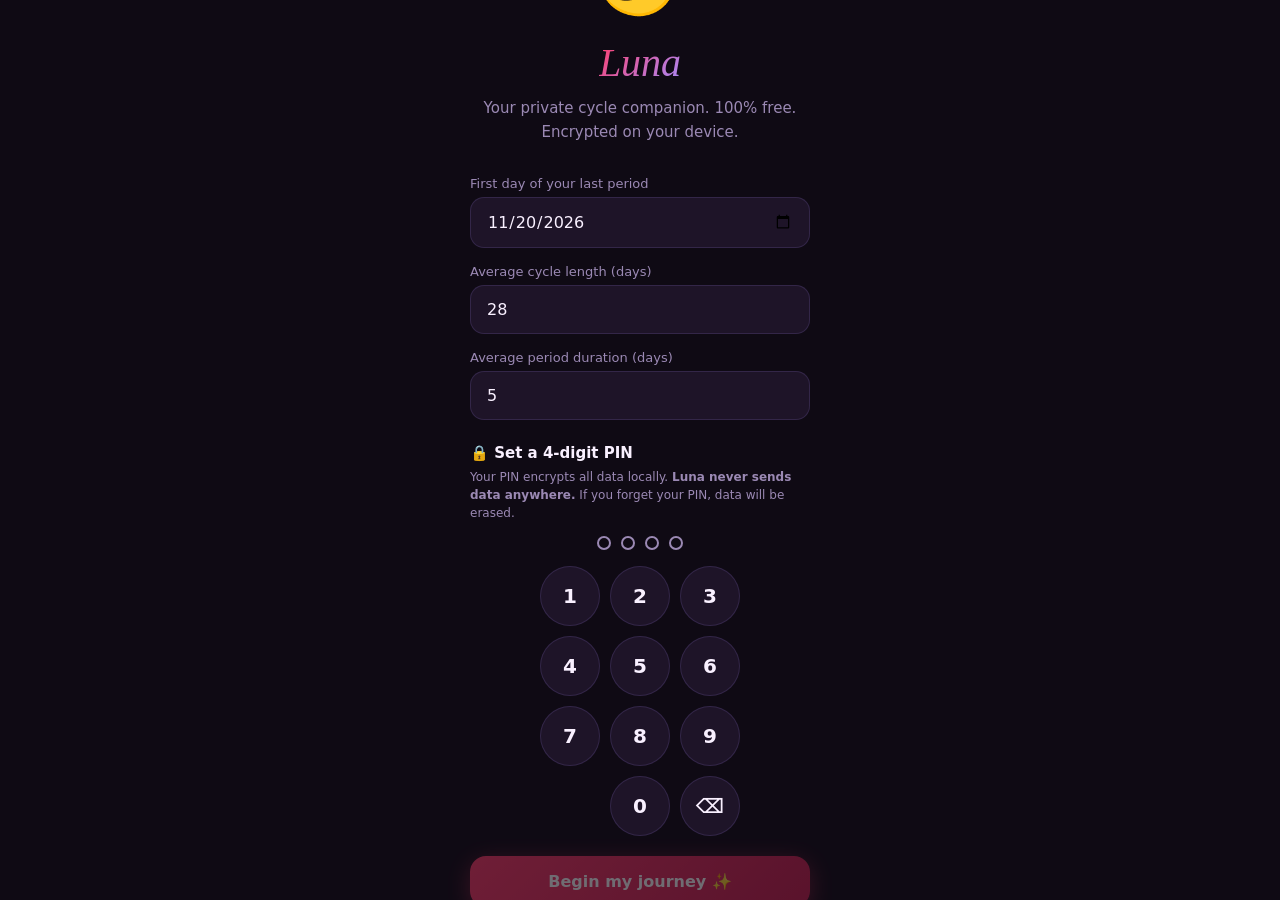
<file: public/index.html>
<!DOCTYPE html>
<html lang="en">
  <head>
    <meta charset="UTF-8" />
    <meta
      name="viewport"
      content="width=device-width, initial-scale=1.0, viewport-fit=cover"
    />

    <meta
      http-equiv="Content-Security-Policy"
      content="
    default-src 'none';
    script-src 'self' 'unsafe-inline';
    style-src 'self' 'unsafe-inline';
    font-src 'self' data:;
    img-src 'self' data:;
    connect-src 'none';
    object-src 'none';
    base-uri 'self';
    form-action 'none';
  "
    />

    <meta name="apple-mobile-web-app-capable" content="yes" />
    <meta
      name="apple-mobile-web-app-status-bar-style"
      content="black-translucent"
    />
    <meta name="apple-mobile-web-app-title" content="Luna" />
    <meta
      name="description"
      content="Luna — Private, AES-encrypted period and cycle tracker. Zero data collection. Forever free."
    />

    <!-- Open Graph / Social Sharing -->
    <meta property="og:type" content="website" />
    <meta property="og:title" content="Luna — Private Period & Cycle Tracker" />
    <meta
      property="og:description"
      content="AES-encrypted period tracker. Track your cycle with complete privacy. No accounts, no tracking, forever free."
    />
    <meta property="og:url" content="https://luna-cycle.app" />
    <meta
      property="og:image"
      content="https://luna-cycle.app/icons/icon-192.png"
    />

    <!-- Twitter Card -->
    <meta name="twitter:card" content="summary_large_image" />
    <meta
      name="twitter:title"
      content="Luna — Private Period & Cycle Tracker"
    />
    <meta
      name="twitter:description"
      content="AES-encrypted period tracker with zero data collection. Track your cycle privately, forever free."
    />
    <meta
      name="twitter:image"
      content="https://luna-cycle.app/icons/icon-192.png"
    />

    <!-- Canonical URL -->
    <link rel="canonical" href="https://luna-cycle.app" />

    <link rel="manifest" href="manifest.json" />
    <link rel="apple-touch-icon" href="icons/icon-192.png" />
    <title>Luna — Period & Cycle Calendar</title>

    <!-- JSON-LD Schema for Search Engines -->
    <script type="application/ld+json">
      {
        "@context": "https://schema.org",
        "@type": "SoftwareApplication",
        "name": "Luna",
        "description": "Private, AES-encrypted period and cycle tracker. Zero data collection, forever free.",
        "url": "https://luna-cycle.app",
        "applicationCategory": "HealthApplication",
        "operatingSystem": "Web",
        "offers": {
          "@type": "Offer",
          "price": "0",
          "priceCurrency": "USD"
        },
        "aggregateRating": {
          "@type": "AggregateRating",
          "ratingValue": "5",
          "ratingCount": "1"
        },
        "image": "https://luna-cycle.app/icons/icon-192.png"
      }
    </script>

    <style>
      @font-face {
        font-family: "LunaDisplay";
        src: local("Georgia"), local("Times New Roman");
        font-weight: 400 700;
      }

      :root {
        --rose: #ff3d6b;
        --rose-light: #ff7096;
        --rose-pale: #ffe8ee;
        --coral: #ff6b4a;
        --amber: #ffb347;
        --lavender: #a78bfa;
        --teal: #2dd4bf;
        --fertile-green: #34d399;
        --ovulation: #f59e0b;
        --bg: #0f0a14;
        --bg2: #1a1025;
        --bg3: #231530;
        --card: #1e1428;
        --text: #f9f0ff;
        --text-muted: #9b89b4;
        --border: rgba(167, 139, 250, 0.15);
        --danger: #ff3d6b;
        --success: #34d399;
      }

      * {
        margin: 0;
        padding: 0;
        box-sizing: border-box;
        -webkit-tap-highlight-color: transparent;
      }

      body {
        font-family: "DM Sans", "Segoe UI", system-ui, sans-serif;
        background: var(--bg);
        color: var(--text);
        min-height: 100vh;
        overflow-x: hidden;
      }

      #app {
        position: relative;
        z-index: 1;
        max-width: 30rem;
        margin: 0 auto;
        padding: 0 0 6.25rem;
      }

      #lock-screen {
        position: fixed;
        inset: 0;
        background: var(--bg);
        z-index: 300;
        display: flex;
        flex-direction: column;
        align-items: center;
        justify-content: center;
        padding: 2rem 1.5rem;
        text-align: center;
      }
      #lock-screen.hidden {
        display: none;
      }

      .lock-icon {
        font-size: 3.5rem;
        margin-bottom: 1rem;
        animation: float 3s ease-in-out infinite;
      }
      @keyframes float {
        0%,
        100% {
          transform: translateY(0);
        }
        50% {
          transform: translateY(-0.5rem);
        }
      }

      .lock-logo {
        font-family: Georgia, serif;
        font-style: italic;
        font-size: 2.375rem;
        background: linear-gradient(135deg, var(--rose), var(--lavender));
        -webkit-background-clip: text;
        -webkit-text-fill-color: transparent;
        background-clip: text;
        margin-bottom: 0.5rem;
      }
      .lock-sub {
        font-size: 0.875rem;
        color: var(--text-muted);
        margin-bottom: 2rem;
        line-height: 1.6;
      }

      .pin-label {
        font-size: 0.8125rem;
        color: var(--text-muted);
        margin-bottom: 0.625rem;
      }
      .pin-dots {
        display: flex;
        gap: 0.875rem;
        justify-content: center;
        margin-bottom: 1.75rem;
      }
      .pin-dot {
        width: 1rem;
        height: 1rem;
        border-radius: 50%;
        border: 0.0625rem solid var(--text-muted);
        background: transparent;
        transition: all 0.2s;
      }
      .pin-dot.filled {
        background: var(--rose);
        border-color: var(--rose);
        box-shadow: 0 0 0.625rem rgba(255, 61, 107, 0.6);
      }
      .pin-dot.error {
        background: var(--danger);
        border-color: var(--danger);
        animation: shake 0.4s ease;
      }
      @keyframes shake {
        0%,
        100% {
          transform: translateX(0);
        }
        25% {
          transform: translateX(-0.375rem);
        }
        75% {
          transform: translateX(0.375rem);
        }
      }

      .numpad {
        display: grid;
        grid-template-columns: repeat(3, 4.5rem);
        gap: 0.75rem;
        justify-content: center;
      }
      .num-btn {
        width: 4.5rem;
        height: 4.5rem;
        background: var(--card);
        border: 0.0625rem solid var(--border);
        border-radius: 50%;
        display: flex;
        flex-direction: column;
        align-items: center;
        justify-content: center;
        font-size: 1.375rem;
        font-weight: 600;
        cursor: pointer;
        transition: all 0.15s;
        user-select: none;
        color: var(--text);
      }
      .num-btn:active {
        transform: scale(0.88);
        background: rgba(255, 61, 107, 0.2);
        border-color: var(--rose);
      }
      .num-btn.del {
        font-size: 1.125rem;
      }
      .num-btn.empty {
        visibility: hidden;
      }

      .lock-error {
        margin-top: 1rem;
        font-size: 0.8125rem;
        color: var(--danger);
        min-height: 1.25rem;
        transition: opacity 0.3s;
      }

      .lock-first-time {
        margin-top: 1.25rem;
        font-size: 0.8125rem;
        color: var(--text-muted);
        line-height: 1.6;
      }
      .lock-first-time strong {
        color: var(--lavender);
      }

      #onboarding {
        position: fixed;
        inset: 0;
        background: var(--bg);
        z-index: 200;
        display: flex;
        flex-direction: column;
        align-items: center;
        justify-content: center;
        padding: 2rem 1.5rem;
        text-align: center;
        overflow-y: auto;
      }
      #onboarding.hidden {
        display: none;
      }

      .onboard-moon {
        font-size: 4rem;
        margin-bottom: 1.25rem;
        animation: pulse 3s ease-in-out infinite;
      }
      @keyframes pulse {
        0%,
        100% {
          transform: scale(1);
        }
        50% {
          transform: scale(1.08);
        }
      }
      .onboard-logo {
        font-family: Georgia, serif;
        font-style: italic;
        font-size: 2.5rem;
        background: linear-gradient(135deg, var(--rose), var(--lavender));
        -webkit-background-clip: text;
        -webkit-text-fill-color: transparent;
        background-clip: text;
        margin-bottom: 0.625rem;
      }
      .onboard-sub {
        font-size: 0.9375rem;
        color: var(--text-muted);
        margin-bottom: 2rem;
        line-height: 1.6;
        max-width: 20rem;
      }
      .onboard-form {
        width: 100%;
        max-width: 21.25rem;
        text-align: left;
      }
      .onboard-form label {
        font-size: 0.8125rem;
        color: var(--text-muted);
        display: block;
        margin-bottom: 0.375rem;
      }
      .onboard-form input {
        width: 100%;
        background: var(--card);
        border: 0.0625rem solid var(--border);
        border-radius: 0.875rem;
        padding: 0.875rem 1rem;
        color: var(--text);
        font-family: inherit;
        font-size: 1rem;
        outline: none;
        margin-bottom: 1rem;
        -webkit-appearance: none;
      }
      .onboard-form input:focus {
        border-color: rgba(255, 61, 107, 0.6);
      }

      .pin-setup-title {
        font-size: 0.9375rem;
        font-weight: 600;
        margin: 0.5rem 0 0.375rem;
        color: var(--text);
      }
      .pin-setup-sub {
        font-size: 0.75rem;
        color: var(--text-muted);
        margin-bottom: 0.875rem;
        line-height: 1.5;
      }

      .setup-pin-wrap {
        display: flex;
        gap: 0.625rem;
        justify-content: center;
        margin-bottom: 1rem;
      }
      .setup-pin-dot {
        width: 0.875rem;
        height: 0.875rem;
        border-radius: 50%;
        border: 0.125rem solid var(--text-muted);
        background: transparent;
        transition: all 0.2s;
      }
      .setup-pin-dot.filled {
        background: var(--lavender);
        border-color: var(--lavender);
      }

      .onboard-numpad {
        display: grid;
        grid-template-columns: repeat(3, 3.75rem);
        gap: 0.625rem;
        justify-content: center;
        margin-bottom: 1rem;
      }
      .onboard-numpad .num-btn {
        width: 3.75rem;
        height: 3.75rem;
        font-size: 1.25rem;
      }

      .onboard-start {
        width: 100%;
        background: linear-gradient(135deg, var(--rose), #c82050);
        color: white;
        border: none;
        border-radius: 1rem;
        padding: 1rem;
        font-family: inherit;
        font-size: 1rem;
        font-weight: 600;
        cursor: pointer;
        box-shadow: 0 0.375rem 1.5625rem rgba(255, 61, 107, 0.45);
        transition: all 0.2s;
        margin-top: 0.25rem;
      }
      .onboard-start:active {
        transform: scale(0.97);
      }
      .onboard-start:disabled {
        opacity: 0.4;
        cursor: not-allowed;
      }
      .privacy-note {
        font-size: 0.6875rem;
        color: var(--text-muted);
        margin-top: 0.875rem;
        line-height: 1.6;
        max-width: 20rem;
      }
      .privacy-note span {
        color: var(--teal);
      }

      #timeout-banner {
        position: fixed;
        top: 0;
        left: 50%;
        transform: translateX(-50%);
        width: 100%;
        max-width: 30rem;
        background: rgba(245, 158, 11, 0.15);
        border-bottom: 0.0625rem solid rgba(245, 158, 11, 0.4);
        padding: 0.625rem 1rem;
        font-size: 0.8125rem;
        color: var(--amber);
        display: none;
        z-index: 99;
        text-align: center;
      }
      #timeout-banner.visible {
        display: block;
      }

      #modal-overlay {
        position: fixed;
        inset: 0;
        background: rgba(0, 0, 0, 0.7);
        backdrop-filter: blur(0.5rem);
        z-index: 400;
        display: flex;
        align-items: center;
        justify-content: center;
        padding: 1.5rem;
        opacity: 0;
        pointer-events: none;
        transition: opacity 0.2s;
      }
      #modal-overlay.visible {
        opacity: 1;
        pointer-events: all;
      }
      .modal-box {
        background: var(--card);
        border: 0.0625rem solid var(--border);
        border-radius: 1.5rem;
        padding: 1.75rem 1.5rem;
        max-width: 20rem;
        width: 100%;
        text-align: center;
        transform: translateY(1.25rem);
        transition: transform 0.25s;
      }
      #modal-overlay.visible .modal-box {
        transform: translateY(0);
      }
      .modal-icon {
        font-size: 2.5rem;
        margin-bottom: 0.75rem;
      }
      .modal-title {
        font-family: Georgia, serif;
        font-size: 1.25rem;
        margin-bottom: 0.5rem;
      }
      .modal-msg {
        font-size: 0.875rem;
        color: var(--text-muted);
        line-height: 1.6;
        margin-bottom: 1.375rem;
      }
      .modal-btns {
        display: flex;
        gap: 0.625rem;
      }
      .modal-btn {
        flex: 1;
        padding: 0.8125rem;
        border-radius: 0.875rem;
        border: none;
        font-family: inherit;
        font-size: 0.875rem;
        font-weight: 600;
        cursor: pointer;
        transition: all 0.2s;
      }
      .modal-btn.primary {
        background: linear-gradient(135deg, var(--rose), #c82050);
        color: white;
      }
      .modal-btn.secondary {
        background: rgba(255, 255, 255, 0.08);
        color: var(--text);
      }
      .modal-btn:active {
        transform: scale(0.95);
      }

      .header {
        padding: 1.25rem 1.25rem 0;
        display: flex;
        align-items: center;
        justify-content: space-between;
      }
      .logo {
        font-family: Georgia, serif;
        font-style: italic;
        font-size: 1.75rem;
        background: linear-gradient(135deg, var(--rose), var(--lavender));
        -webkit-background-clip: text;
        -webkit-text-fill-color: transparent;
        background-clip: text;
      }

      .status-card {
        margin: 1.25rem 1rem 0;
        background: linear-gradient(135deg, #2a1040 0%, #1a0828 100%);
        border: 0.0625rem solid var(--border);
        border-radius: 1.5rem;
        padding: 1.375rem 1.375rem 1.25rem;
        position: relative;
        overflow: hidden;
      }
      .status-phase {
        font-size: 0.75rem;
        text-transform: uppercase;
        letter-spacing: 0.125rem;
        color: var(--text-muted);
        margin-bottom: 0.375rem;
      }
      .status-title {
        font-family: Georgia, serif;
        font-size: 1.625rem;
        font-weight: 700;
        margin-bottom: 0.25rem;
      }
      .status-subtitle {
        font-size: 0.875rem;
        color: var(--text-muted);
        margin-bottom: 1.125rem;
      }
      .status-row {
        display: flex;
        gap: 0.75rem;
      }
      .status-pill {
        flex: 1;
        background: rgba(255, 255, 255, 0.07);
        border-radius: 0.875rem;
        padding: 0.625rem 0.75rem;
        text-align: center;
      }
      .status-pill .val {
        font-size: 1.375rem;
        font-weight: 600;
        line-height: 1;
      }
      .status-pill .lbl {
        font-size: 0.6875rem;
        color: var(--text-muted);
        margin-top: 0.1875rem;
      }

      .cycle-bar-wrap {
        margin: 1.125rem 1rem 0;
        background: var(--card);
        border: 0.0625rem solid var(--border);
        border-radius: 1rem;
        padding: 1rem 1.125rem;
      }
      .cycle-bar-labels {
        display: flex;
        justify-content: space-between;
        font-size: 0.6875rem;
        color: var(--text-muted);
        margin-bottom: 0.625rem;
        text-transform: uppercase;
        letter-spacing: 0.0625rem;
      }
      .cycle-bar {
        height: 0.625rem;
        background: rgba(255, 255, 255, 0.08);
        border-radius: 999px;
        overflow: hidden;
        position: relative;
      }
      .bar-legend {
        display: flex;
        flex-wrap: wrap;
        gap: 0.5rem;
        margin-top: 0.75rem;
      }
      .legend-item {
        display: flex;
        align-items: center;
        gap: 0.3125rem;
        font-size: 0.6875rem;
        color: var(--text-muted);
      }
      .legend-dot {
        width: 0.5rem;
        height: 0.5rem;
        border-radius: 50%;
        flex-shrink: 0;
      }
      .today-marker {
        position: absolute;
        top: -0.1875rem;
        width: 0.125rem;
        height: 1rem;
        background: white;
        border-radius: 0.125rem;
        box-shadow: 0 0 0.375rem rgba(255, 255, 255, 0.8);
      }

      .calendar-wrap {
        margin: 2rem 1rem 0;
      }
      .cal-header {
        display: flex;
        align-items: center;
        justify-content: space-between;
        margin-bottom: 1rem;
      }
      .cal-month {
        font-family: Georgia, serif;
        font-size: 1.25rem;
        font-weight: 700;
      }
      .cal-nav {
        display: flex;
        gap: 0.5rem;
      }
      .cal-nav-btn {
        width: 2.25rem;
        height: 2.25rem;
        background: var(--card);
        border: 0.0625rem solid var(--border);
        border-radius: 0.625rem;
        display: flex;
        align-items: center;
        justify-content: center;
        cursor: pointer;
        font-size: 1rem;
        transition: all 0.2s;
        color: var(--text);
      }
      .cal-nav-btn:active {
        transform: scale(0.9);
        background: var(--rose);
      }
      .cal-weekdays {
        display: grid;
        grid-template-columns: repeat(7, 1fr);
        text-align: center;
        font-size: 0.6875rem;
        text-transform: uppercase;
        letter-spacing: 0.0625rem;
        color: var(--text-muted);
        margin-bottom: 0.5rem;
        padding: 0 0.125rem;
      }
      .cal-grid {
        display: grid;
        grid-template-columns: repeat(7, 1fr);
        gap: 0.1875rem;
        padding: 0 0.125rem;
      }
      .cal-day {
        aspect-ratio: 1;
        display: flex;
        align-items: center;
        justify-content: center;
        border-radius: 50%;
        font-size: 0.875rem;
        font-weight: 500;
        cursor: pointer;
        position: relative;
        transition: all 0.18s;
        user-select: none;
      }
      .cal-day:active {
        transform: scale(0.85);
      }
      .cal-day.empty {
        pointer-events: none;
      }
      .cal-day.other-month {
        color: rgba(255, 255, 255, 0.2);
      }
      .cal-day.period {
        background: linear-gradient(
          135deg,
          rgba(255, 61, 107, 0.85),
          rgba(255, 107, 74, 0.85)
        );
        color: white;
        box-shadow: 0 0.125rem 0.625rem rgba(255, 61, 107, 0.4);
      }
      .cal-day.fertile {
        background: rgba(52, 211, 153, 0.2);
        color: #34d399;
        border: 0.09375rem solid rgba(52, 211, 153, 0.4);
      }
      .cal-day.ovulation {
        background: rgba(245, 158, 11, 0.85);
        color: white;
        box-shadow: 0 0.125rem 0.75rem rgba(245, 158, 11, 0.5);
      }
      .cal-day.predicted-period {
        background: rgba(255, 61, 107, 0.15);
        color: var(--rose-light);
        border: 0.09375rem dashed rgba(255, 61, 107, 0.5);
      }
      .cal-day.today::after {
        content: "";
        position: absolute;
        bottom: 0.125rem;
        width: 0.25rem;
        height: 0.25rem;
        background: white;
        border-radius: 50%;
      }
      .cal-day.has-log::before {
        content: "";
        position: absolute;
        top: 0.125rem;
        right: 0.125rem;
        width: 0.3125rem;
        height: 0.3125rem;
        background: var(--lavender);
        border-radius: 50%;
      }
      .cal-day.selected-log {
        box-shadow: 0 0 0 0.15625rem var(--lavender);
      }

      .log-panel {
        margin: 0.875rem 1rem 0;
        background: var(--card);
        border: 0.0625rem solid var(--border);
        border-radius: 1.25rem;
        padding: 1.125rem;
        display: none;
        animation: slideUp 0.25s ease;
      }
      .log-panel.visible {
        display: block;
      }
      @keyframes slideUp {
        from {
          opacity: 0;
          transform: translateY(0.75rem);
        }
        to {
          opacity: 1;
          transform: translateY(0);
        }
      }
      .log-date-title {
        font-family: Georgia, serif;
        font-size: 1.125rem;
        margin-bottom: 0.875rem;
      }
      .log-options {
        display: grid;
        grid-template-columns: repeat(3, 1fr);
        gap: 0.5rem;
        margin-bottom: 0.875rem;
      }
      .log-btn {
        padding: 0.625rem 0.375rem;
        border-radius: 0.75rem;
        text-align: center;
        background: rgba(255, 255, 255, 0.06);
        border: 0.09375rem solid var(--border);
        cursor: pointer;
        font-size: 0.75rem;
        transition: all 0.2s;
        user-select: none;
      }
      .log-btn .icon {
        font-size: 1.25rem;
        display: block;
        margin-bottom: 0.25rem;
      }
      .log-btn:active {
        transform: scale(0.93);
      }
      .log-btn.active-flow {
        border-color: var(--rose);
        background: rgba(255, 61, 107, 0.15);
        color: var(--rose-light);
      }
      .log-btn.active-symptom {
        border-color: var(--lavender);
        background: rgba(167, 139, 250, 0.15);
        color: var(--lavender);
      }
      .log-btn.active-mood {
        border-color: var(--teal);
        background: rgba(45, 212, 191, 0.15);
        color: var(--teal);
      }
      .log-note {
        width: 100%;
        background: rgba(255, 255, 255, 0.05);
        border: 0.0625rem solid var(--border);
        border-radius: 0.75rem;
        padding: 0.625rem 0.875rem;
        color: var(--text);
        font-family: inherit;
        font-size: 0.875rem;
        resize: none;
        outline: none;
        margin-bottom: 0.625rem;
      }
      .log-note:focus {
        border-color: rgba(167, 139, 250, 0.5);
      }
      .log-save-btn {
        width: 100%;
        background: linear-gradient(135deg, var(--rose), #c82050);
        color: white;
        border: none;
        border-radius: 0.875rem;
        padding: 0.8125rem;
        font-family: inherit;
        font-size: 0.9375rem;
        font-weight: 600;
        cursor: pointer;
        transition: all 0.2s;
        box-shadow: 0 0.25rem 0.9375rem rgba(255, 61, 107, 0.3);
      }
      .log-save-btn:active {
        transform: scale(0.97);
      }
      .note-limit {
        font-size: 0.6875rem;
        color: var(--text-muted);
        text-align: right;
        margin-top: -0.5rem;
        margin-bottom: 0.5rem;
      }

      .insights-wrap {
        margin: 1rem 1rem 0;
        display: none;
      }
      .insights-wrap.visible {
        display: block;
      }
      .insight-card {
        background: var(--card);
        border: 0.0625rem solid var(--border);
        border-radius: 1.25rem;
        padding: 1.125rem;
        margin-bottom: 0.75rem;
      }
      .insight-card h3 {
        font-family: Georgia, serif;
        font-size: 1rem;
        margin-bottom: 0.75rem;
      }
      .stat-grid {
        display: grid;
        grid-template-columns: 1fr 1fr;
        gap: 0.625rem;
      }
      .stat-box {
        background: rgba(255, 255, 255, 0.05);
        border-radius: 0.875rem;
        padding: 0.875rem;
        text-align: center;
      }
      .stat-box .big {
        font-size: 1.75rem;
        font-weight: 700;
        line-height: 1;
        margin-bottom: 0.25rem;
      }
      .stat-box .sm {
        font-size: 0.6875rem;
        color: var(--text-muted);
        text-transform: uppercase;
        letter-spacing: 0.0625rem;
      }
      .history-row {
        display: flex;
        justify-content: space-between;
        align-items: center;
        padding: 0.625rem 0;
        border-bottom: 0.0625rem solid var(--border);
        font-size: 0.875rem;
      }
      .history-row:last-child {
        border-bottom: none;
      }
      .history-len {
        font-weight: 600;
        padding: 0.1875rem 0.625rem;
        border-radius: 0.5rem;
        font-size: 0.8125rem;
      }
      .info-box {
        background: rgba(167, 139, 250, 0.1);
        border: 0.0625rem solid rgba(167, 139, 250, 0.25);
        border-radius: 0.875rem;
        padding: 0.875rem;
        font-size: 0.8125rem;
        color: #c4b5fd;
        line-height: 1.6;
      }

      .settings-wrap {
        margin: 1rem 1rem 0;
        display: none;
      }
      .settings-wrap.visible {
        display: block;
      }
      .settings-section {
        background: var(--card);
        border: 0.0625rem solid var(--border);
        border-radius: 1.25rem;
        padding: 1.125rem;
        margin-bottom: 0.75rem;
      }
      .settings-section h3 {
        font-family: Georgia, serif;
        font-size: 1rem;
        margin-bottom: 1rem;
      }
      .field-label {
        font-size: 0.8125rem;
        color: var(--text-muted);
        margin-bottom: 0.375rem;
      }
      .field-input {
        width: 100%;
        background: rgba(255, 255, 255, 0.06);
        border: 0.0625rem solid var(--border);
        border-radius: 0.75rem;
        padding: 0.75rem 0.875rem;
        color: var(--text);
        font-family: inherit;
        font-size: 0.9375rem;
        outline: none;
        margin-bottom: 0.875rem;
        -webkit-appearance: none;
      }
      .field-input:focus {
        border-color: rgba(255, 61, 107, 0.5);
      }
      .apply-btn {
        width: 100%;
        background: linear-gradient(135deg, var(--rose), #c82050);
        color: white;
        border: none;
        border-radius: 0.875rem;
        padding: 0.8125rem;
        font-family: inherit;
        font-size: 0.9375rem;
        font-weight: 600;
        cursor: pointer;
        transition: all 0.2s;
        box-shadow: 0 0.25rem 0.9375rem rgba(255, 61, 107, 0.3);
      }
      .apply-btn:active {
        transform: scale(0.97);
      }
      .danger-btn {
        width: 100%;
        background: rgba(255, 61, 107, 0.1);
        border: 0.0625rem solid rgba(255, 61, 107, 0.4);
        color: var(--rose);
        border-radius: 0.875rem;
        padding: 0.8125rem;
        font-family: inherit;
        font-size: 0.9375rem;
        font-weight: 600;
        cursor: pointer;
        transition: all 0.2s;
        margin-top: 0.625rem;
      }
      .danger-btn:active {
        transform: scale(0.97);
      }
      .sec-badge {
        display: inline-flex;
        align-items: center;
        gap: 0.375rem;
        background: rgba(52, 211, 153, 0.12);
        border: 0.0625rem solid rgba(52, 211, 153, 0.3);
        border-radius: 0.5rem;
        padding: 0.25rem 0.625rem;
        font-size: 0.6875rem;
        color: var(--teal);
        margin-bottom: 0.75rem;
      }

      .bottom-nav {
        position: fixed;
        bottom: 0;
        left: 50%;
        transform: translateX(-50%);
        width: 100%;
        max-width: 30rem;
        background: rgba(26, 16, 37, 0.92);
        backdrop-filter: blur(1.25rem);
        -webkit-backdrop-filter: blur(1.25rem);
        border-top: 0.0625rem solid var(--border);
        display: flex;
        padding: 0.625rem 0 max(0.625rem, env(safe-area-inset-bottom));
        z-index: 100;
      }
      .bnav-item {
        flex: 1;
        display: flex;
        flex-direction: column;
        align-items: center;
        gap: 0.1875rem;
        cursor: pointer;
        font-size: 0.625rem;
        color: var(--text-muted);
        transition: all 0.2s;
        user-select: none;
        padding: 0.25rem 0;
      }
      .bnav-item .icon {
        width: 1.5rem;
        height: 1.5rem;
        display: flex;
        align-items: center;
        justify-content: center;
        stroke: currentColor;
        stroke-width: 1.5;
        fill: none;
        line-height: 1;
      }
      .bnav-item.active {
        color: var(--rose-light);
      }

      @media (min-width: 600px) {
        #app,
        .bottom-nav {
          max-width: 37.5rem;
        }
        .cal-day {
          font-size: 0.9375rem;
        }
      }
    </style>
  </head>
  <body>
    <div id="timeout-banner">
      ⏱️ Session expires in <span id="timeout-count">60</span>s of inactivity —
      tap to reset
    </div>

    <div id="modal-overlay">
      <div class="modal-box">
        <div class="modal-icon" id="modal-icon">⚠️</div>
        <div class="modal-title" id="modal-title">Are you sure?</div>
        <div class="modal-msg" id="modal-msg"></div>
        <div class="modal-btns">
          <button class="modal-btn secondary" id="modal-cancel">Cancel</button>
          <button class="modal-btn primary" id="modal-confirm">Confirm</button>
        </div>
      </div>
    </div>

    <div id="lock-screen">
      <div class="lock-icon" id="lock-icon">🔐</div>
      <div class="lock-logo">Luna</div>
      <div class="lock-sub" id="lock-sub">
        Enter your PIN to unlock<br />your private health data
      </div>
      <div class="pin-label" id="pin-label">PIN</div>
      <div class="pin-dots" id="pin-dots">
        <div class="pin-dot" id="d0"></div>
        <div class="pin-dot" id="d1"></div>
        <div class="pin-dot" id="d2"></div>
        <div class="pin-dot" id="d3"></div>
      </div>
      <div class="numpad" id="numpad">
        <div class="num-btn" onclick="pinInput('1')">1</div>
        <div class="num-btn" onclick="pinInput('2')">2</div>
        <div class="num-btn" onclick="pinInput('3')">3</div>
        <div class="num-btn" onclick="pinInput('4')">4</div>
        <div class="num-btn" onclick="pinInput('5')">5</div>
        <div class="num-btn" onclick="pinInput('6')">6</div>
        <div class="num-btn" onclick="pinInput('7')">7</div>
        <div class="num-btn" onclick="pinInput('8')">8</div>
        <div class="num-btn" onclick="pinInput('9')">9</div>
        <div class="num-btn empty"></div>
        <div class="num-btn" onclick="pinInput('0')">0</div>
        <div class="num-btn del" onclick="pinDelete()">⌫</div>
      </div>
      <div class="lock-error" id="lock-error"></div>
      <div style="text-align: center; margin-top: 1.25rem">
        <button
          onclick="forgotPinFlow()"
          style="
            background: none;
            border: none;
            color: var(--text-muted);
            font-size: 0.8125rem;
            cursor: pointer;
            text-decoration: underline;
            padding: 0;
          "
        >
          Forgot PIN?
        </button>
      </div>
    </div>

    <!-- ONBOARDING -->
    <div id="onboarding" class="hidden">
      <div class="onboard-moon">🌙</div>
      <div class="onboard-logo">Luna</div>
      <p class="onboard-sub">
        Your private cycle companion. 100% free. Encrypted on your device.
      </p>
      <div class="onboard-form">
        <label>First day of your last period</label>
        <input type="date" id="ob-last-period" autocomplete="off" />
        <label>Average cycle length (days)</label>
        <input
          type="number"
          id="ob-cycle-len"
          value="28"
          min="20"
          max="45"
          autocomplete="off"
        />
        <label>Average period duration (days)</label>
        <input
          type="number"
          id="ob-period-dur"
          value="5"
          min="1"
          max="10"
          autocomplete="off"
        />

        <div class="pin-setup-title">🔒 Set a 4-digit PIN</div>
        <div class="pin-setup-sub">
          Your PIN encrypts all data locally.
          <strong>Luna never sends data anywhere.</strong> If you forget your
          PIN, data will be erased.
        </div>
        <div class="setup-pin-wrap" id="setup-pin-dots">
          <div class="setup-pin-dot" id="sp0"></div>
          <div class="setup-pin-dot" id="sp1"></div>
          <div class="setup-pin-dot" id="sp2"></div>
          <div class="setup-pin-dot" id="sp3"></div>
        </div>
        <div class="onboard-numpad">
          <div class="num-btn" onclick="setupPinInput('1')">1</div>
          <div class="num-btn" onclick="setupPinInput('2')">2</div>
          <div class="num-btn" onclick="setupPinInput('3')">3</div>
          <div class="num-btn" onclick="setupPinInput('4')">4</div>
          <div class="num-btn" onclick="setupPinInput('5')">5</div>
          <div class="num-btn" onclick="setupPinInput('6')">6</div>
          <div class="num-btn" onclick="setupPinInput('7')">7</div>
          <div class="num-btn" onclick="setupPinInput('8')">8</div>
          <div class="num-btn" onclick="setupPinInput('9')">9</div>
          <div class="num-btn empty"></div>
          <div class="num-btn" onclick="setupPinInput('0')">0</div>
          <div class="num-btn del" onclick="setupPinDelete()">⌫</div>
        </div>
        <button
          class="onboard-start"
          id="onboard-start-btn"
          onclick="startApp()"
          disabled
        >
          Begin my journey ✨
        </button>
      </div>
      <p class="privacy-note">
        🔒 <span>AES-256-GCM encrypted.</span> Data never leaves your device. No
        accounts, no tracking, forever free.
      </p>
    </div>

    <!-- MAIN APP -->
    <div id="app" style="display: none">
      <div class="header">
        <div class="logo">Luna</div>
      </div>

      <div class="status-card">
        <div class="status-phase" id="status-phase">Current Phase</div>
        <div class="status-title" id="status-title">—</div>
        <div class="status-subtitle" id="status-subtitle">Loading…</div>
        <div class="status-row">
          <div class="status-pill">
            <div class="val" id="cycle-day">—</div>
            <div class="lbl">Cycle Day</div>
          </div>
          <div class="status-pill">
            <div class="val" id="days-until-next">—</div>
            <div class="lbl">Until Next</div>
          </div>
          <div class="status-pill">
            <div class="val" id="cycle-len-disp">—</div>
            <div class="lbl">Avg Length</div>
          </div>
        </div>
      </div>

      <div class="cycle-bar-wrap">
        <div class="cycle-bar-labels">
          <span>Day 1</span><span id="bar-cycle-end">Day 28</span>
        </div>
        <div class="cycle-bar" id="cycle-bar"></div>
        <div class="bar-legend">
          <div class="legend-item">
            <div class="legend-dot" style="background: var(--rose)"></div>
            Period
          </div>
          <div class="legend-item">
            <div
              class="legend-dot"
              style="background: var(--fertile-green)"
            ></div>
            Fertile
          </div>
          <div class="legend-item">
            <div class="legend-dot" style="background: var(--ovulation)"></div>
            Ovulation
          </div>
          <div class="legend-item">
            <div class="legend-dot" style="background: var(--lavender)"></div>
            Luteal
          </div>
        </div>
      </div>

      <!-- CALENDAR VIEW -->
      <div id="view-calendar">
        <div class="calendar-wrap">
          <div class="cal-header">
            <button class="cal-nav-btn" onclick="changeMonth(-1)">‹</button>
            <div class="cal-month" id="cal-month-label">—</div>
            <button class="cal-nav-btn" onclick="changeMonth(1)">›</button>
          </div>
          <div class="cal-weekdays">
            <div>Su</div>
            <div>Mo</div>
            <div>Tu</div>
            <div>We</div>
            <div>Th</div>
            <div>Fr</div>
            <div>Sa</div>
          </div>
          <div class="cal-grid" id="cal-grid"></div>
        </div>
        <div class="log-panel" id="log-panel">
          <div class="log-date-title" id="log-panel-date">Log for Today</div>
          <div class="log-options">
            <div class="log-btn" id="log-flow" onclick="toggleLog('flow')">
              <span class="icon">🩸</span>Flow
            </div>
            <div class="log-btn" id="log-cramp" onclick="toggleLog('cramp')">
              <span class="icon">⚡</span>Cramps
            </div>
            <div
              class="log-btn"
              id="log-headache"
              onclick="toggleLog('headache')"
            >
              <span class="icon">🤯</span>Headache
            </div>
            <div
              class="log-btn"
              id="log-bloating"
              onclick="toggleLog('bloating')"
            >
              <span class="icon">💨</span>Bloating
            </div>
            <div
              class="log-btn"
              id="log-mood-happy"
              onclick="toggleLog('mood-happy')"
            >
              <span class="icon">😊</span>Happy
            </div>
            <div
              class="log-btn"
              id="log-mood-low"
              onclick="toggleLog('mood-low')"
            >
              <span class="icon">😔</span>Low Mood
            </div>
          </div>
          <textarea
            class="log-note"
            id="log-note"
            rows="2"
            placeholder="Add a note…"
            maxlength="500"
            oninput="updateNoteCount()"
          ></textarea>
          <div class="note-limit" id="note-limit">0 / 500</div>
          <button class="log-save-btn" onclick="saveLog()">Save Entry</button>
        </div>
      </div>

      <!-- INSIGHTS VIEW -->
      <div class="insights-wrap" id="view-insights">
        <div class="insight-card">
          <h3>📈 Cycle Stats</h3>
          <div class="stat-grid">
            <div class="stat-box">
              <div class="big" id="avg-cycle" style="color: var(--rose)">—</div>
              <div class="sm">Avg Length</div>
            </div>
            <div class="stat-box">
              <div class="big" id="avg-period" style="color: var(--lavender)">
                —
              </div>
              <div class="sm">Avg Period</div>
            </div>
            <div class="stat-box">
              <div class="big" id="tracked-cycles" style="color: var(--teal)">
                —
              </div>
              <div class="sm">Cycles Logged</div>
            </div>
            <div class="stat-box">
              <div
                class="big"
                id="fertile-window"
                style="color: var(--fertile-green)"
              >
                —
              </div>
              <div class="sm">Fertile Days</div>
            </div>
          </div>
        </div>
        <div class="insight-card">
          <h3>How Luna Works</h3>
          <div class="info-box">
            Luna estimates your fertile window by tracking cycle patterns.
            <strong>Ovulation</strong> is estimated ~14 days before your next
            period. <strong>Fertile days</strong> are calculated as day 8
            through (cycle length − 11).<br /><br />
            For regular 28-day cycles, this means days 8–17 are typically
            fertile, with ovulation around day 14.<br /><br />
            ⚠️ <strong>This is an estimation tool only.</strong> Not for
            contraception. Stress, illness &amp; medications can shift timing.
          </div>
        </div>
        <div class="insight-card">
          <h3>Cycle History</h3>
          <div id="cycle-history">
            <p style="color: var(--text-muted); font-size: 0.875rem">
              No history yet.
            </p>
          </div>
        </div>
      </div>

      <!-- SETTINGS VIEW -->
      <div class="settings-wrap" id="view-settings">
        <div class="settings-section">
          <h3>Cycle Settings</h3>
          <div class="field-label">Last period start date</div>
          <input
            class="field-input"
            type="date"
            id="s-last-period"
            autocomplete="off"
          />
          <div class="field-label">Average cycle length (days)</div>
          <input
            class="field-input"
            type="number"
            id="s-cycle-len"
            min="20"
            max="45"
            autocomplete="off"
          />
          <div class="field-label">Period duration (days)</div>
          <input
            class="field-input"
            type="number"
            id="s-period-dur"
            min="1"
            max="10"
            autocomplete="off"
          />
          <button class="apply-btn" onclick="applySettings()">
            Update Predictions
          </button>
        </div>
        <div class="settings-section">
          <h3>Notifications</h3>
          <div class="field-label">Notify me before period starts</div>
          <div style="display: flex; gap: 0.5rem; margin-bottom: 1rem">
            <label
              style="
                flex: 1;
                display: flex;
                align-items: center;
                gap: 0.5rem;
                cursor: pointer;
              "
            >
              <input
                type="radio"
                name="notif-days"
                value="0"
                id="notif-0"
                onchange="updateNotificationPref(0)"
                style="cursor: pointer"
              />
              <span>Off</span>
            </label>
            <label
              style="
                flex: 1;
                display: flex;
                align-items: center;
                gap: 0.5rem;
                cursor: pointer;
              "
            >
              <input
                type="radio"
                name="notif-days"
                value="1"
                id="notif-1"
                onchange="updateNotificationPref(1)"
                style="cursor: pointer"
              />
              <span>1 day</span>
            </label>
            <label
              style="
                flex: 1;
                display: flex;
                align-items: center;
                gap: 0.5rem;
                cursor: pointer;
              "
            >
              <input
                type="radio"
                name="notif-days"
                value="2"
                id="notif-2"
                onchange="updateNotificationPref(2)"
                style="cursor: pointer"
              />
              <span>2 days</span>
            </label>
            <label
              style="
                flex: 1;
                display: flex;
                align-items: center;
                gap: 0.5rem;
                cursor: pointer;
              "
            >
              <input
                type="radio"
                name="notif-days"
                value="3"
                id="notif-3"
                onchange="updateNotificationPref(3)"
                style="cursor: pointer"
              />
              <span>3 days</span>
            </label>
          </div>
          <div
            class="info-box"
            style="
              font-size: 0.75rem;
              margin-bottom: 0.75rem;
              color: var(--text-muted);
            "
          >
            💡 Notifications use your device's settings. You control when and
            how you're reminded.
          </div>
          <button
            class="apply-btn"
            onclick="testNotification()"
            style="
              background: linear-gradient(135deg, var(--amber), #f59e0b);
              font-size: 0.8125rem;
              padding: 0.5rem 1rem;
            "
          >
            Test Notification
          </button>
        </div>
        <div class="settings-section">
          <h3>Security &amp; Privacy</h3>
          <div class="sec-badge">AES-256-GCM Encrypted</div>
          <div class="info-box" style="margin-bottom: 0.75rem">
            All data is encrypted with your PIN before being stored. Luna uses
            the <strong>Web Crypto API</strong> — the same standard used by
            browsers for HTTPS.<br /><br />
            Zero data is sent to any server. No accounts. No analytics.
          </div>
          <button
            class="apply-btn"
            onclick="showChangePinModal()"
            style="
              background: linear-gradient(135deg, var(--lavender), #6d28d9);
              margin-bottom: 0;
            "
          >
            Change PIN
          </button>
          <button
            class="apply-btn"
            onclick="exportData()"
            style="
              background: linear-gradient(135deg, var(--teal), #0d9488);
              margin-top: 0.625rem;
              margin-bottom: 0.625rem;
            "
          >
            Export Encrypted Backup
          </button>
          <button
            class="apply-btn"
            onclick="importData()"
            style="
              background: linear-gradient(135deg, #34d399, #0d9488);
              margin-bottom: 0;
            "
          >
            Import Encrypted Backup
          </button>
          <button class="danger-btn" onclick="confirmClear()">
            Erase All Data
          </button>
        </div>
        <div class="settings-section">
          <h3>Medical Disclaimer</h3>
          <div
            class="info-box"
            style="
              border-color: rgba(255, 179, 71, 0.35);
              background: rgba(255, 179, 71, 0.08);
              color: #fcd68a;
              margin-bottom: 0.75rem;
            "
          >
            ⚠️
            <strong
              >This app provides cycle estimations based on average biological
              patterns.</strong
            >
            It is <em>not</em> medical advice and must not be used as a
            substitute for professional medical consultation.<br /><br />
            Luna predicts your cycle by tracking patterns and estimating
            ovulation timing. Actual cycle timing can vary due to stress,
            illness, medications, and many other factors.<br /><br />
            Do <strong>not</strong> use this app as a contraceptive or fertility
            guarantee. Always consult a qualified healthcare professional for
            medical decisions.
          </div>
          <div
            class="info-box"
            style="
              border-color: rgba(52, 211, 153, 0.3);
              background: rgba(52, 211, 153, 0.07);
              color: #6ee7b7;
            "
          >
            <strong>Privacy Guarantee</strong><br /><br />
            Luna collects <strong>zero data</strong>. This app:<br />
            &nbsp;• Stores all data locally on your device only<br />
            &nbsp;• Has no servers, no accounts, no cloud storage<br />
            &nbsp;• Has no analytics, no tracking, no telemetry<br />
            &nbsp;• Has no ads, no third-party code<br />
            &nbsp;• Never transmits any data anywhere<br />
            &nbsp;• Is encrypted with your PIN via AES-256-GCM<br /><br />
            Your health data is yours alone.
          </div>
        </div>
        <div class="settings-section">
          <h3>About Luna</h3>
          <div class="info-box">
            Luna is free software built with care for privacy. Based on the
            <strong>Calendar Rhythm Method</strong> and
            <strong>Standard Days Method</strong> for cycle estimation. For
            informational purposes only.
          </div>
        </div>
      </div>
    </div>

    <div class="bottom-nav" id="bottom-nav" style="display: none">
      <div
        class="bnav-item active"
        id="bnav-calendar"
        onclick="switchTab('calendar')"
      >
        <span class="icon"
          ><svg
            viewBox="0 0 24 24"
            width="24"
            height="24"
            stroke="currentColor"
            stroke-width="1.5"
            fill="none"
            stroke-linecap="round"
          >
            <rect x="3" y="4" width="18" height="18" rx="2"></rect>
            <line x1="16" y1="2" x2="16" y2="6"></line>
            <line x1="8" y1="2" x2="8" y2="6"></line>
            <line x1="3" y1="10" x2="21" y2="10"></line></svg></span
        >Calendar
      </div>
      <div class="bnav-item" id="bnav-insights" onclick="switchTab('insights')">
        <span class="icon"
          ><svg
            viewBox="0 0 24 24"
            width="24"
            height="24"
            fill="none"
            xmlns="http://www.w3.org/2000/svg"
          >
            <path
              d="M21 21H3.8a.8.8 0 0 1-.8-.8V3"
              stroke="currentColor"
              stroke-width="1.5"
              stroke-miterlimit="10"
              stroke-linecap="round"
            ></path>
            <path
              d="M5.47 13.47a.75.75 0 1 0 1.06 1.06l-1.06-1.06ZM10 10l.53-.53a.75.75 0 0 0-1.06 0L10 10Zm4 4-.53.53a.75.75 0 0 0 1.06 0L14 14Zm7.53-6.47a.75.75 0 0 0-1.06-1.06l1.06 1.06Zm-15 7 4-4-1.06-1.06-4 4 1.06 1.06Zm2.94-4 4 4 1.06-1.06-4-4-1.06 1.06Zm5.06 4 7-7-1.06-1.06-7 7 1.06 1.06Z"
              stroke="currentColor"
              stroke-width="1"
              fill="none"
              stroke-linecap="round"
              stroke-linejoin="round"
            ></path></svg></span
        >Insights
      </div>
      <div class="bnav-item" id="bnav-settings" onclick="switchTab('settings')">
        <span class="icon"
          ><svg viewBox="0 0 50 50" width="24" height="24" fill="currentColor">
            <path
              d="M 22.205078 2 A 1.0001 1.0001 0 0 0 21.21875 2.8378906 L 20.246094 8.7929688 C 19.076509 9.1331971 17.961243 9.5922728 16.910156 10.164062 L 11.996094 6.6542969 A 1.0001 1.0001 0 0 0 10.708984 6.7597656 L 6.8183594 10.646484 A 1.0001 1.0001 0 0 0 6.7070312 11.927734 L 10.164062 16.873047 C 9.583454 17.930271 9.1142098 19.051824 8.765625 20.232422 L 2.8359375 21.21875 A 1.0001 1.0001 0 0 0 2.0019531 22.205078 L 2.0019531 27.705078 A 1.0001 1.0001 0 0 0 2.8261719 28.691406 L 8.7597656 29.742188 C 9.1064607 30.920739 9.5727226 32.043065 10.154297 33.101562 L 6.6542969 37.998047 A 1.0001 1.0001 0 0 0 6.7597656 39.285156 L 10.648438 43.175781 A 1.0001 1.0001 0 0 0 11.927734 43.289062 L 16.882812 39.820312 C 17.936999 40.39548 19.054994 40.857928 20.228516 41.201172 L 21.21875 47.164062 A 1.0001 1.0001 0 0 0 22.205078 48 L 27.705078 48 A 1.0001 1.0001 0 0 0 28.691406 47.173828 L 29.751953 41.1875 C 30.920633 40.838997 32.033372 40.369697 33.082031 39.791016 L 38.070312 43.291016 A 1.0001 1.0001 0 0 0 39.351562 43.179688 L 43.240234 39.287109 A 1.0001 1.0001 0 0 0 43.34375 37.996094 L 39.787109 33.058594 C 40.355783 32.014958 40.813915 30.908875 41.154297 29.748047 L 47.171875 28.693359 A 1.0001 1.0001 0 0 0 47.998047 27.707031 L 47.998047 22.207031 A 1.0001 1.0001 0 0 0 47.160156 21.220703 L 41.152344 20.238281 C 40.80968 19.078827 40.350281 17.974723 39.78125 16.931641 L 43.289062 11.933594 A 1.0001 1.0001 0 0 0 43.177734 10.652344 L 39.287109 6.7636719 A 1.0001 1.0001 0 0 0 37.996094 6.6601562 L 33.072266 10.201172 C 32.023186 9.6248101 30.909713 9.1579916 29.738281 8.8125 L 28.691406 2.828125 A 1.0001 1.0001 0 0 0 27.705078 2 L 22.205078 2 z M 23.056641 4 L 26.865234 4 L 27.861328 9.6855469 A 1.0001 1.0001 0 0 0 28.603516 10.484375 C 30.066026 10.848832 31.439607 11.426549 32.693359 12.185547 A 1.0001 1.0001 0 0 0 33.794922 12.142578 L 38.474609 8.7792969 L 41.167969 11.472656 L 37.835938 16.220703 A 1.0001 1.0001 0 0 0 37.796875 17.310547 C 38.548366 18.561471 39.118333 19.926379 39.482422 21.380859 A 1.0001 1.0001 0 0 0 40.291016 22.125 L 45.998047 23.058594 L 45.998047 26.867188 L 40.279297 27.871094 A 1.0001 1.0001 0 0 0 39.482422 28.617188 C 39.122545 30.069817 38.552234 31.434687 37.800781 32.685547 A 1.0001 1.0001 0 0 0 37.845703 33.785156 L 41.224609 38.474609 L 38.53125 41.169922 L 33.791016 37.84375 A 1.0001 1.0001 0 0 0 32.697266 37.808594 C 31.44975 38.567585 30.074755 39.148028 28.617188 39.517578 A 1.0001 1.0001 0 0 0 27.876953 40.3125 L 26.867188 46 L 23.052734 46 L 22.111328 40.337891 A 1.0001 1.0001 0 0 0 21.365234 39.53125 C 19.90185 39.170557 18.522094 38.59371 17.259766 37.835938 A 1.0001 1.0001 0 0 0 16.171875 37.875 L 11.46875 41.169922 L 8.7734375 38.470703 L 12.097656 33.824219 A 1.0001 1.0001 0 0 0 12.138672 32.724609 C 11.372652 31.458855 10.793319 30.079213 10.427734 28.609375 A 1.0001 1.0001 0 0 0 9.6328125 27.867188 L 4.0019531 26.867188 L 4.0019531 23.052734 L 9.6289062 22.117188 A 1.0001 1.0001 0 0 0 10.435547 21.373047 C 10.804273 19.898143 11.383325 18.518729 12.146484 17.255859 A 1.0001 1.0001 0 0 0 12.111328 16.164062 L 8.8261719 11.46875 L 11.523438 8.7734375 L 16.185547 12.105469 A 1.0001 1.0001 0 0 0 17.28125 12.148438 C 18.536908 11.394293 19.919867 10.822081 21.384766 10.462891 A 1.0001 1.0001 0 0 0 22.132812 9.6523438 L 23.056641 4 z M 25 17 C 20.593567 17 17 20.593567 17 25 C 17 29.406433 20.593567 33 25 33 C 29.406433 33 33 29.406433 33 25 C 33 20.593567 29.406433 17 25 17 z M 25 19 C 28.325553 19 31 21.674447 31 25 C 31 28.325553 28.325553 31 25 31 C 21.674447 31 19 28.325553 19 25 C 19 21.674447 21.674447 19 25 19 z"
            ></path></svg></span
        >Settings
      </div>
    </div>

    <script>
      "use strict";

      const STORE_KEY = "luna_enc_v1"; // encrypted blob
      const SALT_KEY = "luna_salt_v1"; // random salt (not secret)
      const PINHASH_KEY = "luna_ph_v1"; // HMAC of PIN for fast wrong-PIN detection
      const SCHEMA_VERSION = 1; // bump when state shape changes

      async function deriveKey(pin, salt) {
        const enc = new TextEncoder();
        const keyMat = await crypto.subtle.importKey(
          "raw",
          enc.encode(pin),
          "PBKDF2",
          false,
          ["deriveKey"]
        );
        return crypto.subtle.deriveKey(
          { name: "PBKDF2", salt, iterations: 250000, hash: "SHA-256" }, // ← 250k
          keyMat,
          { name: "AES-GCM", length: 256 },
          false,
          ["encrypt", "decrypt"]
        );
      }

      async function encryptData(data, pin, salt) {
        const key = await deriveKey(pin, salt);
        const iv = crypto.getRandomValues(new Uint8Array(12));
        const enc = new TextEncoder();
        // Schema envelope: version + payload. Allows future migrations.
        const envelope = JSON.stringify({ v: SCHEMA_VERSION, payload: data });
        const ct = await crypto.subtle.encrypt(
          { name: "AES-GCM", iv },
          key,
          enc.encode(envelope)
        );
        const combined = new Uint8Array(iv.byteLength + ct.byteLength);
        combined.set(iv, 0);
        combined.set(new Uint8Array(ct), iv.byteLength);
        return btoa(String.fromCharCode(...combined));
      }

      async function decryptData(b64, pin, salt) {
        const key = await deriveKey(pin, salt);
        const combined = Uint8Array.from(atob(b64), (c) => c.charCodeAt(0));
        const iv = combined.slice(0, 12);
        const ct = combined.slice(12);
        const pt = await crypto.subtle.decrypt(
          { name: "AES-GCM", iv },
          key,
          ct
        );
        const parsed = JSON.parse(new TextDecoder().decode(pt));
        // Schema version gate — future-proof for data shape changes
        if (parsed.v === undefined) {
          // Legacy blob (pre-schema): treat entire object as payload
          return parsed;
        }
        if (parsed.v !== SCHEMA_VERSION) {
          throw new Error(
            `Unsupported data schema version: ${parsed.v}. Please update the app.`
          );
        }
        return parsed.payload;
      }

      async function hashPin(pin, salt) {
        const enc = new TextEncoder();
        const keyMat = await crypto.subtle.importKey(
          "raw",
          enc.encode(pin),
          { name: "HMAC", hash: "SHA-256" },
          false,
          ["sign"]
        );
        const sig = await crypto.subtle.sign("HMAC", keyMat, salt);
        return btoa(String.fromCharCode(...new Uint8Array(sig)));
      }

      function getOrCreateSalt() {
        let s = localStorage.getItem(SALT_KEY);
        if (s) return Uint8Array.from(atob(s), (c) => c.charCodeAt(0));
        const salt = crypto.getRandomValues(new Uint8Array(16));
        localStorage.setItem(SALT_KEY, btoa(String.fromCharCode(...salt)));
        return salt;
      }

      let state = {
        lastPeriodStart: null,
        cycleLength: 28,
        periodDuration: 5,
        logs: {},
        cycleHistory: [],
        notificationDaysBefore: 0, // 0, 1, 2, or 3 days
      };

      let sessionPin = null; // PIN held only in JS memory (never persisted)
      let viewMonth = new Date();
      let selectedDate = null;
      let currentTab = "calendar";

      const SESSION_TIMEOUT_MS = 5 * 60 * 1000; // 5 minutes
      const WARN_AT_MS = SESSION_TIMEOUT_MS - 60000; // warn at 4 min
      let sessionTimer = null;
      let warnTimer = null;
      let lastActivity = Date.now();

      function resetSessionTimer() {
        lastActivity = Date.now();
        clearTimeout(sessionTimer);
        clearTimeout(warnTimer);
        hideBanner();
        warnTimer = setTimeout(() => {
          document.getElementById("timeout-banner").classList.add("visible");
          startCountdown(60);
        }, WARN_AT_MS);
        sessionTimer = setTimeout(() => {
          lockApp();
        }, SESSION_TIMEOUT_MS);
      }

      let countdownInterval = null;
      function startCountdown(seconds) {
        clearInterval(countdownInterval);
        let s = seconds;
        document.getElementById("timeout-count").textContent = s;
        countdownInterval = setInterval(() => {
          s--;
          document.getElementById("timeout-count").textContent = s;
          if (s <= 0) clearInterval(countdownInterval);
        }, 1000);
      }

      function hideBanner() {
        document.getElementById("timeout-banner").classList.remove("visible");
        clearInterval(countdownInterval);
      }

      // Reset on any user interaction
      [
        "touchstart",
        "touchend",
        "click",
        "keydown",
        "mousemove",
        "scroll",
      ].forEach((ev) =>
        document.addEventListener(
          ev,
          () => {
            if (sessionPin) resetSessionTimer();
          },
          { passive: true }
        )
      );
      document
        .getElementById("timeout-banner")
        .addEventListener("click", () => {
          hideBanner();
          resetSessionTimer();
        });

      function showModal({
        icon = "⚠️",
        title = "",
        msg = "",
        confirmText = "Confirm",
        cancelText = "Cancel",
        onConfirm,
        onCancel,
      } = {}) {
        document.getElementById("modal-icon").textContent = icon;
        document.getElementById("modal-title").textContent = title;
        document.getElementById("modal-msg").textContent = msg;
        document.getElementById("modal-confirm").textContent = confirmText;
        document.getElementById("modal-cancel").textContent = cancelText;
        const overlay = document.getElementById("modal-overlay");
        overlay.classList.add("visible");
        document.getElementById("modal-confirm").onclick = () => {
          overlay.classList.remove("visible");
          onConfirm && onConfirm();
        };
        document.getElementById("modal-cancel").onclick = () => {
          overlay.classList.remove("visible");
          onCancel && onCancel();
        };
      }

      let pinBuffer = "";
      let pinAttempts = 0;
      let pinLockUntil = 0; // timestamp: locked until this ms (brute-force delay)
      const MAX_ATTEMPTS = 5;
      const LOCKOUT_MS = 60000; // 60-second lockout after 5 failed attempts

      function updatePinDots(buf, prefix = "d") {
        for (let i = 0; i < 4; i++) {
          const el = document.getElementById(prefix + i);
          if (!el) return;
          el.classList.toggle("filled", i < buf.length);
        }
      }

      function pinInput(digit) {
        if (pinBuffer.length >= 4) return;
        pinBuffer += digit;
        updatePinDots(pinBuffer);
        if (pinBuffer.length === 4) submitPin();
      }

      function pinDelete() {
        pinBuffer = pinBuffer.slice(0, -1);
        updatePinDots(pinBuffer);
        document.getElementById("lock-error").textContent = "";
      }

      async function submitPin() {
        const pin = pinBuffer;
        pinBuffer = "";
        updatePinDots("");

        // Brute-force time-delay: refuse entry while locked out
        if (pinLockUntil && Date.now() < pinLockUntil) {
          const secsLeft = Math.ceil((pinLockUntil - Date.now()) / 1000);
          document.getElementById(
            "lock-error"
          ).textContent = `Too many attempts. Try again in ${secsLeft}s.`;
          return;
        }

        const salt = getOrCreateSalt();
        const storedHash = localStorage.getItem(PINHASH_KEY);
        const attemptHash = await hashPin(pin, salt);

        if (attemptHash !== storedHash) {
          pinAttempts++;
          const remaining = MAX_ATTEMPTS - pinAttempts;
          const dots = document.querySelectorAll("#pin-dots .pin-dot");
          dots.forEach((d) => {
            d.classList.add("error");
            setTimeout(() => d.classList.remove("error"), 500);
          });
          if (remaining <= 0) {
            pinLockUntil = Date.now() + LOCKOUT_MS;
            document.getElementById("lock-error").textContent =
              "🚫 Too many attempts. Locked for 60 seconds.";
            setTimeout(() => {
              // After lockout period: reset and allow retry without erasing
              pinAttempts = 0;
              pinLockUntil = 0;
              document.getElementById("lock-error").textContent =
                "Lockout ended. Try again.";
            }, LOCKOUT_MS);
          } else {
            document.getElementById(
              "lock-error"
            ).textContent = `Incorrect PIN. ${remaining} attempt${
              remaining === 1 ? "" : "s"
            } remaining.`;
          }
          return;
        }

        // PIN correct — decrypt data
        const blob = localStorage.getItem(STORE_KEY);
        if (blob) {
          try {
            state = await decryptData(blob, pin, salt);
          } catch {
            document.getElementById("lock-error").textContent =
              "Decryption failed. Data may be corrupted.";
            return;
          }
        }
        pinAttempts = 0;
        sessionPin = pin;
        document.getElementById("lock-screen").classList.add("hidden");
        document.getElementById("app").style.display = "block";
        document.getElementById("bottom-nav").style.display = "flex";
        resetSessionTimer();
        viewMonth = new Date();
        updateStatusCard();
        renderCalendar();
        checkForUpcomingPeriod();
        switchTab("calendar");
      }

      function lockApp() {
        sessionPin = null;
        state = {
          lastPeriodStart: null,
          cycleLength: 28,
          periodDuration: 5,
          logs: {},
          cycleHistory: [],
        };
        clearTimeout(sessionTimer);
        clearTimeout(warnTimer);
        clearInterval(countdownInterval);
        hideBanner();
        document.getElementById("app").style.display = "none";
        document.getElementById("bottom-nav").style.display = "none";
        document.getElementById("lock-screen").classList.remove("hidden");
        document.getElementById("log-panel").classList.remove("visible");
        pinBuffer = "";
        updatePinDots("");
        document.getElementById("lock-error").textContent = "";
      }

      function forgotPinFlow() {
        showModal({
          icon: "⚠️",
          title: "Forgot PIN?",
          msg: "This will permanently erase all your cycle data and reset Luna. This cannot be undone. Are you sure?",
          confirmText: "Yes, erase and reset",
          cancelText: "Cancel",
          onConfirm: () => {
            localStorage.clear();
            sessionStorage.clear();
            state = {
              lastPeriodStart: null,
              cycleLength: 28,
              periodDuration: 5,
              logs: {},
              cycleHistory: [],
            };
            pinAttempts = 0;
            pinLockUntil = 0;
            sessionPin = null;
            document.getElementById("lock-screen").classList.add("hidden");
            document.getElementById("onboarding").classList.remove("hidden");
            document.getElementById("app").style.display = "none";
            document.getElementById("bottom-nav").style.display = "none";
            document.getElementById("lock-error").textContent = "";
            showModal({
              icon: "✅",
              title: "Reset Complete",
              msg: "Luna has been reset. Please set a new PIN to get started.",
              cancelText: "",
              confirmText: "OK",
            });
          },
        });
      }

      async function save() {
        if (!sessionPin) return;
        const salt = getOrCreateSalt();
        const enc = await encryptData(state, sessionPin, salt);
        localStorage.setItem(STORE_KEY, enc);
      }

      let setupPin = "";

      function setupPinInput(digit) {
        if (setupPin.length >= 4) return;
        setupPin += digit;
        for (let i = 0; i < 4; i++) {
          const el = document.getElementById("sp" + i);
          if (el) el.classList.toggle("filled", i < setupPin.length);
        }
        if (setupPin.length === 4) {
          document.getElementById("onboard-start-btn").disabled = false;
        }
      }

      function setupPinDelete() {
        setupPin = setupPin.slice(0, -1);
        for (let i = 0; i < 4; i++) {
          const el = document.getElementById("sp" + i);
          if (el) el.classList.toggle("filled", i < setupPin.length);
        }
        document.getElementById("onboard-start-btn").disabled = true;
      }

      async function startApp() {
        const lp = document.getElementById("ob-last-period").value;
        const cl = parseInt(document.getElementById("ob-cycle-len").value);
        const pd = parseInt(document.getElementById("ob-period-dur").value);
        if (!lp) {
          showModal({
            icon: "📅",
            title: "Missing Date",
            msg: "Please enter the first day of your last period.",
            cancelText: "",
            confirmText: "OK",
          });
          return;
        }
        if (setupPin.length < 4) {
          showModal({
            icon: "🔢",
            title: "Set a PIN",
            msg: "Enter a 4-digit PIN to protect your data.",
            cancelText: "",
            confirmText: "OK",
          });
          return;
        }

        state.lastPeriodStart = lp;
        state.cycleLength = cl || 28;
        state.periodDuration = pd || 5;
        state.cycleHistory = [{ start: lp, length: cl || 28 }];
        sessionPin = setupPin;

        const salt = getOrCreateSalt();
        const pinHash = await hashPin(setupPin, salt);
        localStorage.setItem(PINHASH_KEY, pinHash);
        await save();

        document.getElementById("onboarding").classList.add("hidden");
        document.getElementById("lock-screen").classList.add("hidden");
        document.getElementById("app").style.display = "block";
        document.getElementById("bottom-nav").style.display = "flex";
        resetSessionTimer();
        viewMonth = new Date();
        updateStatusCard();
        renderCalendar();
        switchTab("calendar");
      }

      function toISO(date) {
        return `${date.getFullYear()}-${String(date.getMonth() + 1).padStart(
          2,
          "0"
        )}-${String(date.getDate()).padStart(2, "0")}`;
      }
      function fromISO(s) {
        const [y, m, d] = s.split("-").map(Number);
        return new Date(y, m - 1, d);
      }
      function addDays(date, n) {
        const d = new Date(date);
        d.setDate(d.getDate() + n);
        return d;
      }
      function diffDays(a, b) {
        return Math.round((b - a) / 86400000);
      }
      function today() {
        return toISO(new Date());
      }

      function getCycleInfo() {
        if (!state.lastPeriodStart) return null;
        const startDate = fromISO(state.lastPeriodStart);
        const cl = state.cycleLength;
        const pd = state.periodDuration;
        const todayDate = new Date();
        todayDate.setHours(0, 0, 0, 0);

        let cycleStart = new Date(startDate);
        while (addDays(cycleStart, cl) <= todayDate)
          cycleStart = addDays(cycleStart, cl);

        const cycleDay = diffDays(cycleStart, todayDate) + 1;
        const nextPeriod = addDays(cycleStart, cl);
        const daysUntilNext = diffDays(todayDate, nextPeriod);

        // Standard Days Method: fertile days 8-19 (adjusted to cycle length)
        const fertileStart = Math.max(8, cl - 18);
        const fertileEnd = cl - 11;
        const ovulationDay = cl - 14;

        let phase = "Luteal";
        let phaseColor = "var(--lavender)";
        if (cycleDay >= 1 && cycleDay <= pd) {
          phase = "Menstruation";
          phaseColor = "var(--rose)";
        } else if (cycleDay < fertileStart) {
          phase = "Follicular";
          phaseColor = "var(--amber)";
        } else if (cycleDay === ovulationDay) {
          phase = "Ovulation Day";
          phaseColor = "var(--ovulation)";
        } else if (cycleDay >= fertileStart && cycleDay <= fertileEnd) {
          phase = "Fertile Window";
          phaseColor = "var(--fertile-green)";
        }

        return {
          cycleStart,
          cycleDay,
          nextPeriod,
          daysUntilNext,
          cl,
          pd,
          fertileStart,
          fertileEnd,
          ovulationDay,
          phase,
          phaseColor,
        };
      }

      /* Build 6 predicted cycle windows starting from lastPeriodStart */
      function calculatePredictions() {
        if (!state.lastPeriodStart) return [];
        const cl = state.cycleLength;
        const pd = state.periodDuration;
        const ovOffset = cl - 14;
        const fertStartOff = Math.max(8, cl - 18);
        const fertEndOff = cl - 11;
        const base = fromISO(state.lastPeriodStart);
        const predictions = [];

        for (let i = 0; i < 6; i++) {
          const periodStart = addDays(base, cl * i);
          const periodEnd = addDays(periodStart, pd - 1);
          const ovulation = addDays(periodStart, ovOffset);
          const fertileStart = addDays(periodStart, fertStartOff);
          const fertileEnd = addDays(periodStart, fertEndOff);
          predictions.push({
            periodStart,
            periodEnd,
            ovulation,
            fertileStart,
            fertileEnd,
          });
        }
        return predictions;
      }

      /* Classify a date string across all 6 predicted windows */
      function getDayType(dateStr) {
        if (!state.lastPeriodStart) return "normal";
        const d = fromISO(dateStr);
        const preds = calculatePredictions();

        for (const p of preds) {
          if (d >= p.periodStart && d <= p.periodEnd) return "period";
          if (toISO(d) === toISO(p.ovulation)) return "ovulation";
          if (d >= p.fertileStart && d <= p.fertileEnd) return "fertile";
        }
        return "normal";
      }

      function isPredictedFuturePeriod(dateStr) {
        const d = fromISO(dateStr);
        const todayD = fromISO(today());
        if (d <= todayD) return false;
        return getDayType(dateStr) === "period";
      }

      function sanitize(str) {
        if (typeof str !== "string") return "";
        const div = document.createElement("div");
        div.textContent = str.slice(0, 500); // hard cap
        return div.innerHTML;
      }

      // Safe DOM text setter — uses textContent, never innerHTML for user data
      function safeText(id, value) {
        const el = document.getElementById(id);
        if (el) el.textContent = String(value);
      }

      function updateNoteCount() {
        const ta = document.getElementById("log-note");
        const el = document.getElementById("note-limit");
        if (ta && el) el.textContent = `${ta.value.length} / 500`;
      }

      function updateStatusCard() {
        const info = getCycleInfo();
        if (!info) return;
        safeText("status-phase", "● " + info.phase.toUpperCase());
        safeText("status-title", getPhaseMessage(info));
        safeText("status-subtitle", getPhaseSubtitle(info));
        safeText("cycle-day", info.cycleDay);
        safeText(
          "days-until-next",
          info.daysUntilNext > 0 ? info.daysUntilNext : "Now"
        );
        safeText("cycle-len-disp", info.cl);
        updateCycleBar(info);
      }

      function getPhaseMessage(info) {
        if (info.phase === "Menstruation") return "Your period 🩸";
        if (info.phase === "Follicular") return "Building up ✨";
        if (info.phase === "Fertile Window") return "Fertile days 🌿";
        if (info.phase === "Ovulation Day") return "Ovulation day 🌟";
        return "Luteal phase 🌙";
      }
      function getPhaseSubtitle(info) {
        if (info.phase === "Menstruation")
          return `Day ${info.cycleDay} of your period`;
        if (info.phase === "Fertile Window")
          return `Days ${info.fertileStart}–${info.fertileEnd} are fertile`;
        if (info.phase === "Ovulation Day") return "Peak fertility today";
        return `Next period in ${info.daysUntilNext} days`;
      }

      function updateCycleBar(info) {
        const bar = document.getElementById("cycle-bar");
        safeText("bar-cycle-end", `Day ${info.cl}`);
        const segs = [
          { c: "linear-gradient(90deg,#FF3D6B,#FF6B4A)", w: info.pd },
          {
            c: "linear-gradient(90deg,#FF6B4A,#FFB347)",
            w: info.fertileStart - info.pd - 1,
          },
          {
            c: "linear-gradient(90deg,#34D399,#2DD4BF)",
            w: info.fertileEnd - info.fertileStart + 1,
          },
          { c: "#F59E0B", w: 1 },
          {
            c: "linear-gradient(90deg,#A78BFA,#7C3AED)",
            w: info.cl - info.fertileEnd - 1,
          },
        ];
        bar.innerHTML = "";
        let left = 0;
        segs.forEach((s) => {
          if (s.w <= 0) {
            left += s.w;
            return;
          }
          const seg = document.createElement("div");
          seg.style.cssText = `position:absolute;top:0;height:100%;border-radius:999px;left:${(
            (left / info.cl) *
            100
          ).toFixed(2)}%;width:${((s.w / info.cl) * 100).toFixed(
            2
          )}%;background:${s.c};`;
          bar.appendChild(seg);
          left += s.w;
        });
        const todayPct = ((getCycleInfo().cycleDay - 1) / info.cl) * 100;
        if (todayPct >= 0 && todayPct <= 100) {
          const m = document.createElement("div");
          m.className = "today-marker";
          m.style.left = todayPct.toFixed(2) + "%";
          bar.appendChild(m);
        }
      }

      function updateInsights() {
        const info = getCycleInfo();
        if (!info) return;
        safeText("avg-cycle", info.cl + "d");
        safeText("avg-period", info.pd + "d");
        safeText("tracked-cycles", state.cycleHistory.length || 1);
        safeText("fertile-window", info.fertileEnd - info.fertileStart + 1);

        const hist = document.getElementById("cycle-history");
        if (!state.cycleHistory || state.cycleHistory.length === 0) {
          hist.innerHTML = "";
          const p = document.createElement("p");
          p.style.cssText = "color:var(--text-muted);font-size:0.875rem";
          p.textContent =
            "Log at least 2 period start dates to see cycle history.";
          hist.appendChild(p);
          return;
        }
        hist.innerHTML = "";
        [...state.cycleHistory]
          .slice(-6)
          .reverse()
          .forEach((c) => {
            const row = document.createElement("div");
            row.className = "history-row";
            const dateSpan = document.createElement("span");
            dateSpan.textContent = c.start; // sanitized via textContent
            const lenSpan = document.createElement("span");
            lenSpan.className = "history-len";
            const col =
              c.length < 26 ? "#34D399" : c.length > 32 ? "#FF6B4A" : "#A78BFA";
            lenSpan.style.cssText = `background:${col}22;color:${col}`;
            lenSpan.textContent = `${parseInt(c.length)} days`; // parseInt guards injections
            row.appendChild(dateSpan);
            row.appendChild(lenSpan);
            hist.appendChild(row);
          });
      }

      function renderCalendar() {
        const grid = document.getElementById("cal-grid");
        const year = viewMonth.getFullYear();
        const month = viewMonth.getMonth();
        const todayStr = today();

        // Safe month label using Intl — no user input
        document.getElementById("cal-month-label").textContent = new Date(
          year,
          month,
          1
        ).toLocaleString("default", { month: "long", year: "numeric" });

        grid.innerHTML = "";
        const firstDay = new Date(year, month, 1).getDay();
        const daysInMonth = new Date(year, month + 1, 0).getDate();

        for (let i = 0; i < firstDay; i++) {
          const el = document.createElement("div");
          el.className = "cal-day empty";
          grid.appendChild(el);
        }

        for (let d = 1; d <= daysInMonth; d++) {
          const dateStr = `${year}-${String(month + 1).padStart(
            2,
            "0"
          )}-${String(d).padStart(2, "0")}`;
          const cell = document.createElement("div");
          const dayType = getDayType(dateStr);
          let cls = "cal-day";
          if (dayType === "period") cls += " period";
          else if (dayType === "ovulation") cls += " ovulation";
          else if (dayType === "fertile") cls += " fertile";
          else if (isPredictedFuturePeriod(dateStr)) cls += " predicted-period";
          if (dateStr === todayStr) cls += " today";
          if (dateStr === selectedDate) cls += " selected-log";
          if (state.logs[dateStr]) cls += " has-log";
          cell.className = cls;
          cell.textContent = d; // safe: numeric only
          cell.dataset.date = dateStr; // used internally only
          cell.addEventListener("click", () => selectDay(dateStr));
          grid.appendChild(cell);
        }
      }

      function changeMonth(dir) {
        viewMonth = new Date(
          viewMonth.getFullYear(),
          viewMonth.getMonth() + dir,
          1
        );
        renderCalendar();
      }

      function selectDay(dateStr) {
        // Validate dateStr format before using
        if (!/^\d{4}-\d{2}-\d{2}$/.test(dateStr)) return;
        selectedDate = dateStr;
        renderCalendar();
        const panel = document.getElementById("log-panel");
        panel.classList.add("visible");
        const d = fromISO(dateStr);
        document.getElementById("log-panel-date").textContent =
          d.toLocaleDateString("default", {
            weekday: "long",
            month: "long",
            day: "numeric",
          });

        const log = state.logs[dateStr] || {};
        [
          "flow",
          "cramp",
          "headache",
          "bloating",
          "mood-happy",
          "mood-low",
        ].forEach((k) => {
          const el = document.getElementById("log-" + k);
          if (!el) return;
          el.classList.remove("active-flow", "active-symptom", "active-mood");
          if (log[k])
            el.classList.add(
              k === "flow"
                ? "active-flow"
                : k.startsWith("mood")
                ? "active-mood"
                : "active-symptom"
            );
        });
        // Safe value — textContent for note
        const noteEl = document.getElementById("log-note");
        noteEl.value = (log.note || "").slice(0, 500);
        updateNoteCount();
        panel.scrollIntoView({ behavior: "smooth", block: "nearest" });
      }

      function toggleLog(key) {
        const allowed = [
          "flow",
          "cramp",
          "headache",
          "bloating",
          "mood-happy",
          "mood-low",
        ];
        if (!allowed.includes(key)) return;
        const el = document.getElementById("log-" + key);
        const ac =
          key === "flow"
            ? "active-flow"
            : key.startsWith("mood")
            ? "active-mood"
            : "active-symptom";
        el.classList.toggle(ac);
      }

      async function saveLog() {
        if (!selectedDate || !/^\d{4}-\d{2}-\d{2}$/.test(selectedDate)) return;
        const log = {};
        [
          "flow",
          "cramp",
          "headache",
          "bloating",
          "mood-happy",
          "mood-low",
        ].forEach((k) => {
          const el = document.getElementById("log-" + k);
          if (
            el &&
            (el.classList.contains("active-flow") ||
              el.classList.contains("active-symptom") ||
              el.classList.contains("active-mood"))
          ) {
            log[k] = true;
          }
        });
        const rawNote = document.getElementById("log-note").value;
        log.note = rawNote.slice(0, 500).replace(/[<>]/g, ""); // strip < > as extra guard

        state.logs[selectedDate] = log;
        if (log.flow) updateCycleHistory(selectedDate);
        await save();

        renderCalendar();
        document.getElementById("log-panel").classList.remove("visible");
        updateStatusCard();
        updateInsights();
        if (navigator.vibrate) navigator.vibrate(40);
      }

      function updateCycleHistory(dateStr) {
        if (!state.cycleHistory) state.cycleHistory = [];
        const hist = state.cycleHistory;
        if (hist.length > 0) {
          const last = hist[hist.length - 1];
          if (last.start === dateStr) return;
          const len = diffDays(fromISO(last.start), fromISO(dateStr));
          if (len > 14 && len < 60) {
            hist[hist.length - 1].length = len;
            hist.push({ start: dateStr, length: state.cycleLength });
            const lens = hist.filter((c) => c.length > 14).map((c) => c.length);
            if (lens.length >= 2) {
              state.cycleLength = Math.round(
                lens.reduce((a, b) => a + b, 0) / lens.length
              );
              state.lastPeriodStart = dateStr;
            }
          }
        } else {
          hist.push({ start: dateStr, length: state.cycleLength });
          state.lastPeriodStart = dateStr;
        }
      }

      async function applySettings() {
        const lp = document.getElementById("s-last-period").value;
        const cl = parseInt(document.getElementById("s-cycle-len").value);
        const pd = parseInt(document.getElementById("s-period-dur").value);
        if (!lp || !/^\d{4}-\d{2}-\d{2}$/.test(lp)) {
          showModal({
            icon: "📅",
            title: "Invalid Date",
            msg: "Please enter a valid last period date.",
            cancelText: "",
            confirmText: "OK",
          });
          return;
        }
        if (cl < 20 || cl > 45) {
          showModal({
            icon: "⚠️",
            title: "Invalid Cycle Length",
            msg: "Cycle length must be between 20 and 45 days.",
            cancelText: "",
            confirmText: "OK",
          });
          return;
        }
        if (pd < 1 || pd > 10) {
          showModal({
            icon: "⚠️",
            title: "Invalid Duration",
            msg: "Period duration must be between 1 and 10 days.",
            cancelText: "",
            confirmText: "OK",
          });
          return;
        }
        state.lastPeriodStart = lp;
        state.cycleLength = cl;
        state.periodDuration = pd;
        await save();
        updateStatusCard();
        renderCalendar();
        updateInsights();
        switchTab("calendar");
      }

      function loadSettingsFields() {
        document.getElementById("s-last-period").value =
          state.lastPeriodStart || "";
        document.getElementById("s-cycle-len").value = state.cycleLength;
        document.getElementById("s-period-dur").value = state.periodDuration;

        // Load notification preference
        const notifDays = state.notificationDaysBefore || 0;
        document.getElementById(`notif-${notifDays}`).checked = true;
      }

      async function updateNotificationPref(days) {
        state.notificationDaysBefore = days;
        await save();

        if (days > 0) {
          if (
            "Notification" in window &&
            Notification.permission === "default"
          ) {
            const permission = await Notification.requestPermission();
            if (permission === "granted") {
              scheduleNotification();
              showModal({
                icon: "✅",
                title: "Notifications Enabled",
                msg: `You'll be notified ${days} day${
                  days > 1 ? "s" : ""
                } before your period.`,
                cancelText: "",
                confirmText: "OK",
              });
            }
          } else {
            scheduleNotification();
          }
        }
      }

      async function testNotification() {
        console.log("testNotification() called");

        if (!("Notification" in window)) {
          console.error("Notifications not supported");
          showModal({
            icon: "❌",
            title: "Not Supported",
            msg: "Notifications are not supported in this browser.",
            cancelText: "",
            confirmText: "OK",
          });
          return;
        }

        console.log("Notification permission:", Notification.permission);

        if (Notification.permission === "default") {
          console.log("Requesting notification permission...");
          const permission = await Notification.requestPermission();
          console.log("Permission result:", permission);
          if (permission !== "granted") {
            showModal({
              icon: "⚠️",
              title: "Permission Denied",
              msg: "Please allow notifications to test them.",
              cancelText: "",
              confirmText: "OK",
            });
            return;
          }
        }

        if (Notification.permission === "denied") {
          console.error("Notifications denied by user");
          showModal({
            icon: "⚠️",
            title: "Permission Denied",
            msg: "Notifications are blocked. Please enable them in your browser settings.",
            cancelText: "",
            confirmText: "OK",
          });
          return;
        }

        const days = state.notificationDaysBefore || 2;
        const title = "Period Coming Soon";
        const options = {
          body: `Your period is expected in ${days} day${days > 1 ? "s" : ""}.`,
          icon: "/luna-cycle/icons/icon-192.png",
          badge: "/luna-cycle/icons/icon-192.png",
          tag: "luna-test-notification",
          requireInteraction: false,
        };

        console.log("Showing notification with options:", options);

        // Try Service Worker first (only on http/https), but with timeout
        if (
          "serviceWorker" in navigator &&
          (location.protocol === "http:" || location.protocol === "https:")
        ) {
          try {
            console.log(
              "Service Worker available, waiting for ready (with 2s timeout)..."
            );
            const timeoutPromise = new Promise((_, reject) =>
              setTimeout(
                () => reject(new Error("Service Worker timeout")),
                2000
              )
            );
            const registration = await Promise.race([
              navigator.serviceWorker.ready,
              timeoutPromise,
            ]);
            console.log("Service Worker ready:", registration);
            if (registration) {
              console.log("Showing notification via Service Worker...");
              await registration.showNotification(title, options);
              console.log("Notification shown successfully via Service Worker");
              return;
            }
          } catch (err) {
            console.warn(
              "Service Worker notification failed, falling back:",
              err.message
            );
          }
        } else {
          console.log(
            "Service Worker not available (file:// protocol or not supported), using direct Notification API"
          );
        }

        // Fallback: use direct notification API
        console.log("Using direct Notification API...");
        try {
          const notification = new Notification(title, options);
          console.log("Direct notification created successfully");
        } catch (err) {
          console.error("Direct notification failed:", err);
          showModal({
            icon: "❌",
            title: "Notification Failed",
            msg: "Could not display notification: " + err.message,
            cancelText: "",
            confirmText: "OK",
          });
        }
      }

      async function scheduleNotification() {
        if (!state.lastPeriodStart || state.notificationDaysBefore === 0)
          return;

        if (
          !state.cycleLength ||
          state.cycleLength < 20 ||
          state.cycleLength > 45
        ) {
          return;
        }

        const today = new Date();
        today.setHours(0, 0, 0, 0);

        const lastStart = new Date(state.lastPeriodStart);
        if (isNaN(lastStart.getTime())) {
          return;
        }

        let nextStart = new Date(lastStart);

        while (nextStart <= today) {
          nextStart.setDate(nextStart.getDate() + state.cycleLength);
        }

        const notifyDate = new Date(nextStart);
        notifyDate.setDate(notifyDate.getDate() - state.notificationDaysBefore);
        notifyDate.setHours(9, 0, 0, 0);

        if (isNaN(notifyDate.getTime())) {
          return;
        }

        const notifyDateStr = notifyDate.toISOString();
        localStorage.setItem("luna_notify_date", notifyDateStr);

        // Schedule with Service Worker
        if ("serviceWorker" in navigator) {
          const registration = await navigator.serviceWorker.ready;

          // Store notification data for Service Worker
          localStorage.setItem(
            "luna_notify_data",
            JSON.stringify({
              date: notifyDateStr,
              daysBefore: state.notificationDaysBefore,
            })
          );

          // Use showNotification at scheduled time (Service Worker will handle it)
          const delay = notifyDate - Date.now();
          if (delay > 0) {
            setTimeout(async () => {
              const stored = localStorage.getItem("luna_notify_data");
              if (stored) {
                const data = JSON.parse(stored);
                await registration.showNotification("Period Coming Soon", {
                  body: `Your period is expected in ${data.daysBefore} day${
                    data.daysBefore > 1 ? "s" : ""
                  }.`,
                  icon: "/icons/icon-192.png",
                  badge: "/icons/icon-192.png",
                  tag: "luna-period-notification",
                  requireInteraction: true,
                });
                // Schedule next notification
                scheduleNotification();
              }
            }, delay);
          }
        }
      }

      function checkForUpcomingPeriod() {
        // Only check if settings changed - recalculate notification date
        const storedDate = localStorage.getItem("luna_notify_date");
        if (!storedDate) {
          scheduleNotification();
          return;
        }

        // Recalculate expected date based on current settings
        if (!state.lastPeriodStart || state.notificationDaysBefore === 0)
          return;

        if (
          !state.cycleLength ||
          state.cycleLength < 20 ||
          state.cycleLength > 45
        ) {
          return;
        }

        const today = new Date();
        today.setHours(0, 0, 0, 0);

        const lastStart = new Date(state.lastPeriodStart);
        if (isNaN(lastStart.getTime())) {
          return;
        }

        let nextStart = new Date(lastStart);

        while (nextStart <= today) {
          nextStart.setDate(nextStart.getDate() + state.cycleLength);
        }

        const notifyDate = new Date(nextStart);
        notifyDate.setDate(notifyDate.getDate() - state.notificationDaysBefore);
        notifyDate.setHours(9, 0, 0, 0);

        if (isNaN(notifyDate.getTime())) {
          return;
        }

        const newDateStr = notifyDate.toISOString();

        // If date changed, reschedule
        if (storedDate !== newDateStr) {
          scheduleNotification();
        }
      }

      async function exportData() {
        if (!sessionPin) return;
        showModal({
          icon: "📦",
          title: "Export Backup",
          msg: "Your backup will be exported as an encrypted file. It can only be decrypted with your PIN. Keep it private.",
          confirmText: "Export",
          cancelText: "Cancel",
          onConfirm: async () => {
            const salt = getOrCreateSalt();
            const enc = await encryptData(state, sessionPin, salt);
            const saltB64 = btoa(String.fromCharCode(...salt));
            const bundle = JSON.stringify({ enc, salt: saltB64, v: 1 });
            const blob = new Blob([bundle], {
              type: "application/octet-stream",
            });
            const a = document.createElement("a");
            a.href = URL.createObjectURL(blob);
            a.download = `luna_backup_${today()}.bin`;
            a.click();
            URL.revokeObjectURL(a.href);
          },
        });
      }

      async function importData() {
        const input = document.createElement("input");
        input.type = "file";
        input.accept = ".bin";
        input.addEventListener("change", async (e) => {
          const file = e.target.files?.[0];
          if (!file) return;
          try {
            const text = await file.text();
            const bundle = JSON.parse(text);
            const salt = Uint8Array.from(atob(bundle.salt), (c) =>
              c.charCodeAt(0)
            );

            // Validate backup version
            if (bundle.v !== 1) {
              showModal({
                icon: "❌",
                title: "Invalid Backup",
                msg: "This backup format is not supported.",
                cancelText: "",
                confirmText: "OK",
              });
              return;
            }

            showModal({
              icon: "🔑",
              title: "Restore Backup",
              msg: "Enter your PIN to decrypt and restore the backup.",
              confirmText: "Restore",
              cancelText: "Cancel",
              onConfirm: async () => {
                try {
                  const testDecrypted = await decryptData(
                    bundle.enc,
                    sessionPin,
                    salt
                  );
                  if (testDecrypted) {
                    state = testDecrypted;
                    localStorage.setItem(STORE_KEY, bundle.enc);
                    localStorage.setItem(SALT_KEY, bundle.salt);
                    await save();
                    renderCalendar();
                    updateStatusCard();
                    updateInsights();
                    showModal({
                      icon: "✅",
                      title: "Restored",
                      msg: "Your backup has been restored successfully.",
                      cancelText: "",
                      confirmText: "OK",
                    });
                  } else {
                    showModal({
                      icon: "❌",
                      title: "Decryption Failed",
                      msg: "The PIN is incorrect or the backup is corrupted.",
                      cancelText: "",
                      confirmText: "OK",
                    });
                  }
                } catch (err) {
                  showModal({
                    icon: "❌",
                    title: "Restore Error",
                    msg: "Could not restore backup: " + err.message,
                    cancelText: "",
                    confirmText: "OK",
                  });
                }
              },
            });
          } catch (err) {
            showModal({
              icon: "❌",
              title: "Import Failed",
              msg: "Could not read backup file. Ensure it's valid.",
              cancelText: "",
              confirmText: "OK",
            });
          }
        });
        input.click();
      }

      function confirmClear() {
        showModal({
          icon: "🗑️",
          title: "Erase All Data",
          msg: "This will permanently delete all your cycle data and cannot be undone. Are you absolutely sure?",
          confirmText: "Yes, erase everything",
          cancelText: "Cancel",
          onConfirm: () => {
            localStorage.clear();
            location.reload();
          },
        });
      }

      let changePinStage = "new"; // 'new' | 'confirm'
      let changePinFirst = "";
      let changePinBuffer = "";

      function showChangePinModal() {
        changePinStage = "new";
        changePinFirst = "";
        changePinBuffer = "";
        _renderChangePinModal();
      }

      function _renderChangePinModal() {
        const isConfirm = changePinStage === "confirm";
        const overlay = document.getElementById("modal-overlay");
        const box = overlay.querySelector(".modal-box");

        // Safe DOM construction — no user data in innerHTML, only static UI
        const iconEl = document.createElement("div");
        iconEl.className = "modal-icon";
        iconEl.textContent = "🔑";
        const titleEl = document.createElement("div");
        titleEl.className = "modal-title";
        titleEl.textContent = isConfirm ? "Confirm New PIN" : "Enter New PIN";
        const msgEl = document.createElement("div");
        msgEl.className = "modal-msg";
        msgEl.id = "cpin-msg";
        msgEl.textContent = isConfirm
          ? "Re-enter your new PIN to confirm."
          : "Choose a 4-digit PIN.";

        const dotsWrap = document.createElement("div");
        dotsWrap.id = "cpin-dots";
        dotsWrap.style.cssText =
          "display:flex;gap:0.75rem;justify-content:center;margin:1rem 0";
        for (let i = 0; i < 4; i++) {
          const dot = document.createElement("div");
          dot.className = "pin-dot";
          dot.id = "cpd" + i;
          dotsWrap.appendChild(dot);
        }

        const padWrap = document.createElement("div");
        padWrap.style.cssText =
          "display:grid;grid-template-columns:repeat(3,4.25rem);gap:0.625rem;justify-content:center;margin-bottom:0.875rem";
        ["1", "2", "3", "4", "5", "6", "7", "8", "9", "", "0", "⌫"].forEach(
          (k) => {
            if (k === "") {
              padWrap.appendChild(document.createElement("div"));
              return;
            }
            const btn = document.createElement("div");
            btn.className = "num-btn";
            btn.style.cssText = "width:4.25rem;height:4.25rem";
            btn.textContent = k;
            btn.addEventListener("click", () => changePinInput(k));
            padWrap.appendChild(btn);
          }
        );

        const btnsDiv = document.createElement("div");
        btnsDiv.className = "modal-btns";
        const cancelBtn = document.createElement("button");
        cancelBtn.className = "modal-btn secondary";
        cancelBtn.textContent = "Cancel";
        cancelBtn.addEventListener("click", () =>
          document.getElementById("modal-overlay").classList.remove("visible")
        );
        btnsDiv.appendChild(cancelBtn);

        box.replaceChildren(iconEl, titleEl, msgEl, dotsWrap, padWrap, btnsDiv);
        overlay.classList.add("visible");
      }

      function changePinInput(key) {
        if (key === "⌫") {
          changePinBuffer = changePinBuffer.slice(0, -1);
          for (let i = 0; i < 4; i++) {
            const el = document.getElementById("cpd" + i);
            if (el) el.classList.toggle("filled", i < changePinBuffer.length);
          }
          return;
        }
        if (changePinBuffer.length >= 4) return;
        changePinBuffer += key;
        for (let i = 0; i < 4; i++) {
          const el = document.getElementById("cpd" + i);
          if (el) el.classList.toggle("filled", i < changePinBuffer.length);
        }
        if (changePinBuffer.length === 4) {
          setTimeout(() => _submitChangePinStep(), 150);
        }
      }

      async function _submitChangePinStep() {
        if (changePinStage === "new") {
          changePinFirst = changePinBuffer;
          changePinBuffer = "";
          changePinStage = "confirm";
          _renderChangePinModal();
        } else {
          if (changePinBuffer !== changePinFirst) {
            const msgEl = document.getElementById("cpin-msg");
            if (msgEl) {
              msgEl.textContent = "PINs don't match. Try again.";
              msgEl.style.color = "var(--danger)";
            }
            changePinBuffer = "";
            changePinFirst = "";
            changePinStage = "new";
            setTimeout(() => _renderChangePinModal(), 900);
            return;
          }
          // PINs match — re-derive key, re-encrypt, update HMAC
          const newPin = changePinBuffer;
          const salt = getOrCreateSalt();
          const newHash = await hashPin(newPin, salt);
          localStorage.setItem(PINHASH_KEY, newHash);
          sessionPin = newPin;
          await save(); // re-encrypts all data with new PIN
          document.getElementById("modal-overlay").classList.remove("visible");
          showModal({
            icon: "✅",
            title: "PIN Changed",
            msg: "Your PIN has been updated and all data re-encrypted.",
            cancelText: "",
            confirmText: "OK",
          });
        }
      }

      function switchTab(tab) {
        const allowed = ["calendar", "insights", "settings"];
        if (!allowed.includes(tab)) return;
        currentTab = tab;
        // Remove active from bottom nav items
        ["bnav-calendar", "bnav-insights", "bnav-settings"].forEach((id) => {
          const el = document.getElementById(id);
          if (el) el.classList.remove("active");
        });

        // Show/hide view panels
        const calView = document.getElementById("view-calendar");
        const insView = document.getElementById("view-insights");
        const setView = document.getElementById("view-settings");
        if (calView)
          calView.style.display = tab === "calendar" ? "block" : "none";
        if (insView)
          insView.style.display = tab === "insights" ? "block" : "none";
        if (setView)
          setView.style.display = tab === "settings" ? "block" : "none";
        if (insView)
          insView.className =
            "insights-wrap" + (tab === "insights" ? " visible" : "");
        if (setView)
          setView.className =
            "settings-wrap" + (tab === "settings" ? " visible" : "");

        // Add active to current tab button
        if (tab === "calendar") {
          const bnav = document.getElementById("bnav-calendar");
          if (bnav) bnav.classList.add("active");
        }
        if (tab === "insights") {
          const bnav = document.getElementById("bnav-insights");
          if (bnav) bnav.classList.add("active");
          updateInsights();
        }
        if (tab === "settings") {
          const bnav = document.getElementById("bnav-settings");
          if (bnav) bnav.classList.add("active");
          loadSettingsFields();
        }
        // Hide log panel when switching tabs
        const logPanel = document.getElementById("log-panel");
        if (logPanel) logPanel.classList.remove("visible");
      }

      function init() {
        const hasData = !!localStorage.getItem(STORE_KEY);
        const hasSalt = !!localStorage.getItem(SALT_KEY);
        const hasPinHash = !!localStorage.getItem(PINHASH_KEY);

        // Register Service Worker (only on http/https, not file://)
        if (
          "serviceWorker" in navigator &&
          (location.protocol === "http:" || location.protocol === "https:")
        ) {
          navigator.serviceWorker
            .register("/luna-cycle/service-worker.js")
            .then((reg) => {
              console.log("Service Worker registered:", reg);
            })
            .catch((err) => {
              console.warn("Service Worker registration failed:", err);
            });
        } else if (!("serviceWorker" in navigator)) {
          console.log("Service Worker not supported in this browser");
        } else {
          console.log(
            "Service Worker skipped (running on file:// protocol - use http:// or https:// for production)"
          );
        }

        // Set sensible default date in onboarding
        document.getElementById("ob-last-period").value = toISO(
          addDays(new Date(), -14)
        );

        if (hasData && hasSalt && hasPinHash) {
          // Returning user: show lock screen
          document.getElementById("lock-screen").classList.remove("hidden");
          document.getElementById("lock-sub").textContent =
            "Enter your PIN to unlock your private health data";
        } else {
          // First time: show onboarding
          document.getElementById("lock-screen").classList.add("hidden");
          document.getElementById("onboarding").classList.remove("hidden");
        }
      }

      init();
    </script>
  </body>
</html>
</file>
